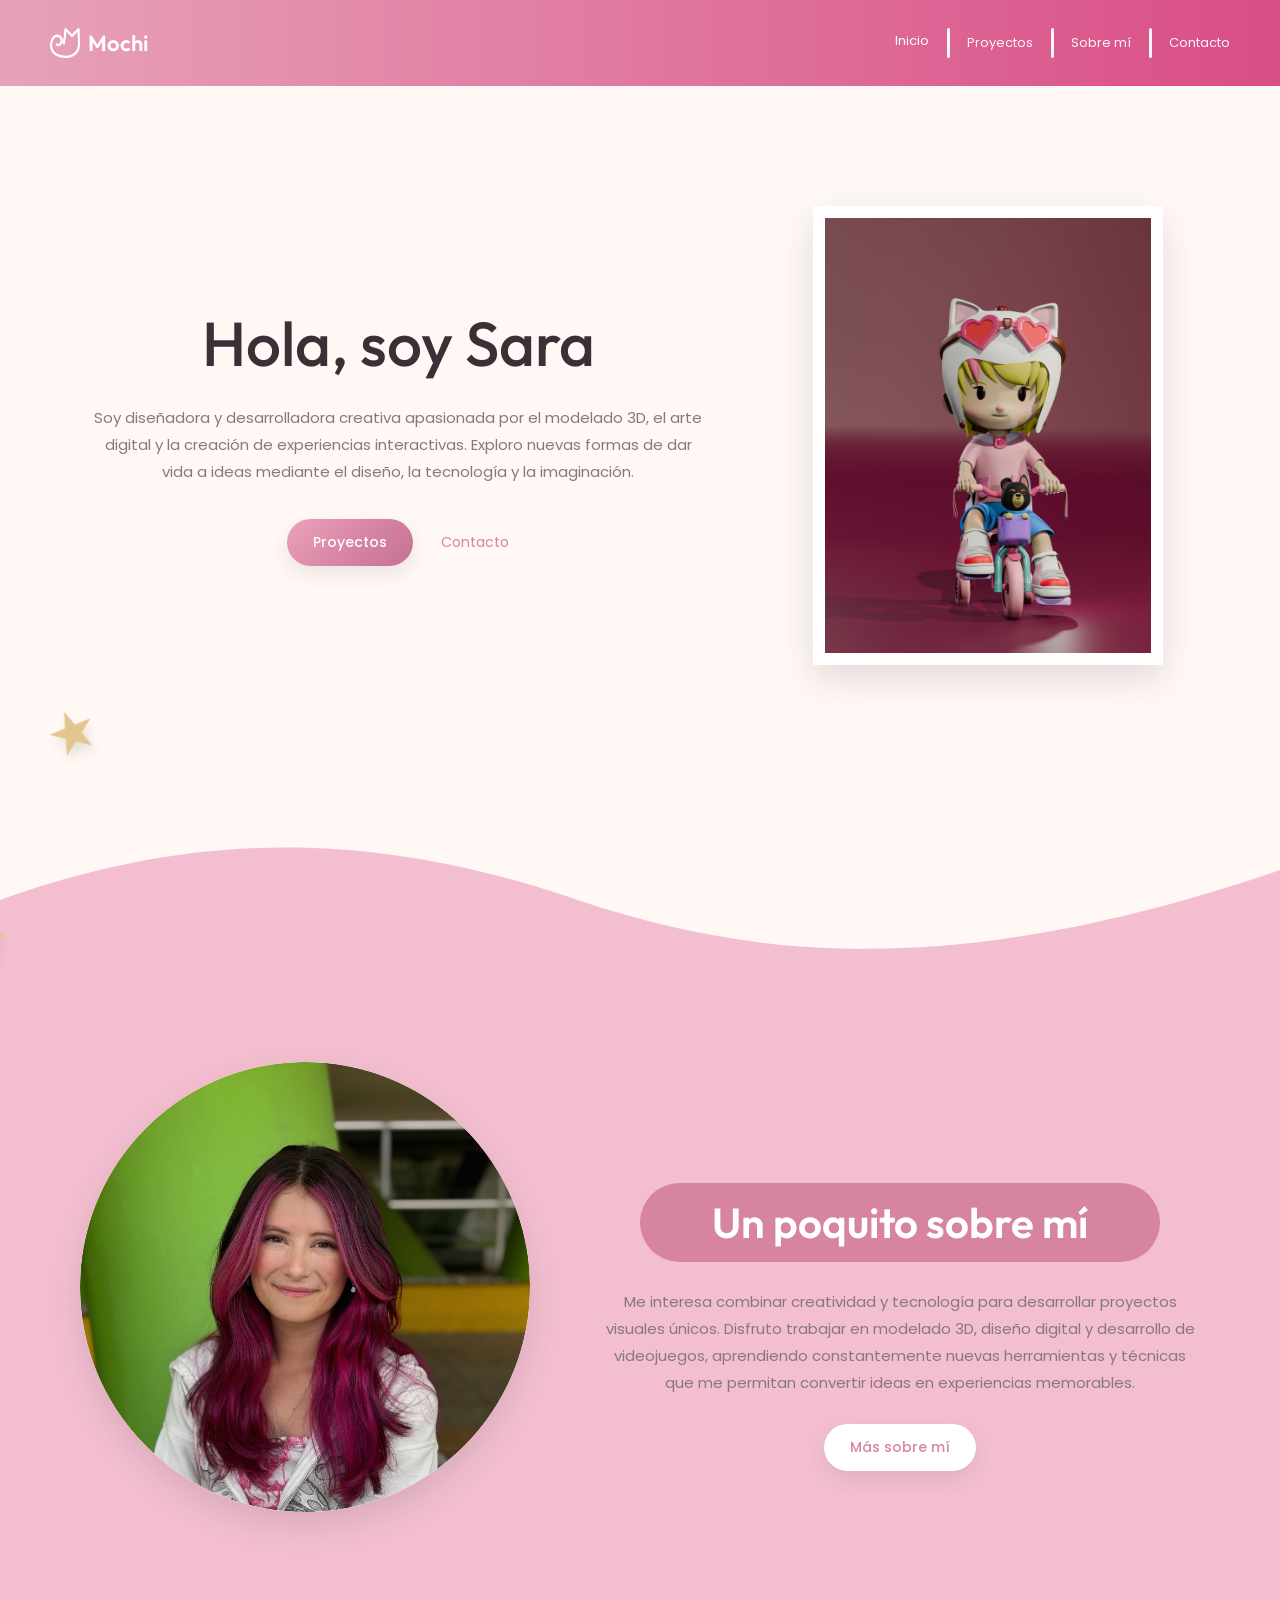
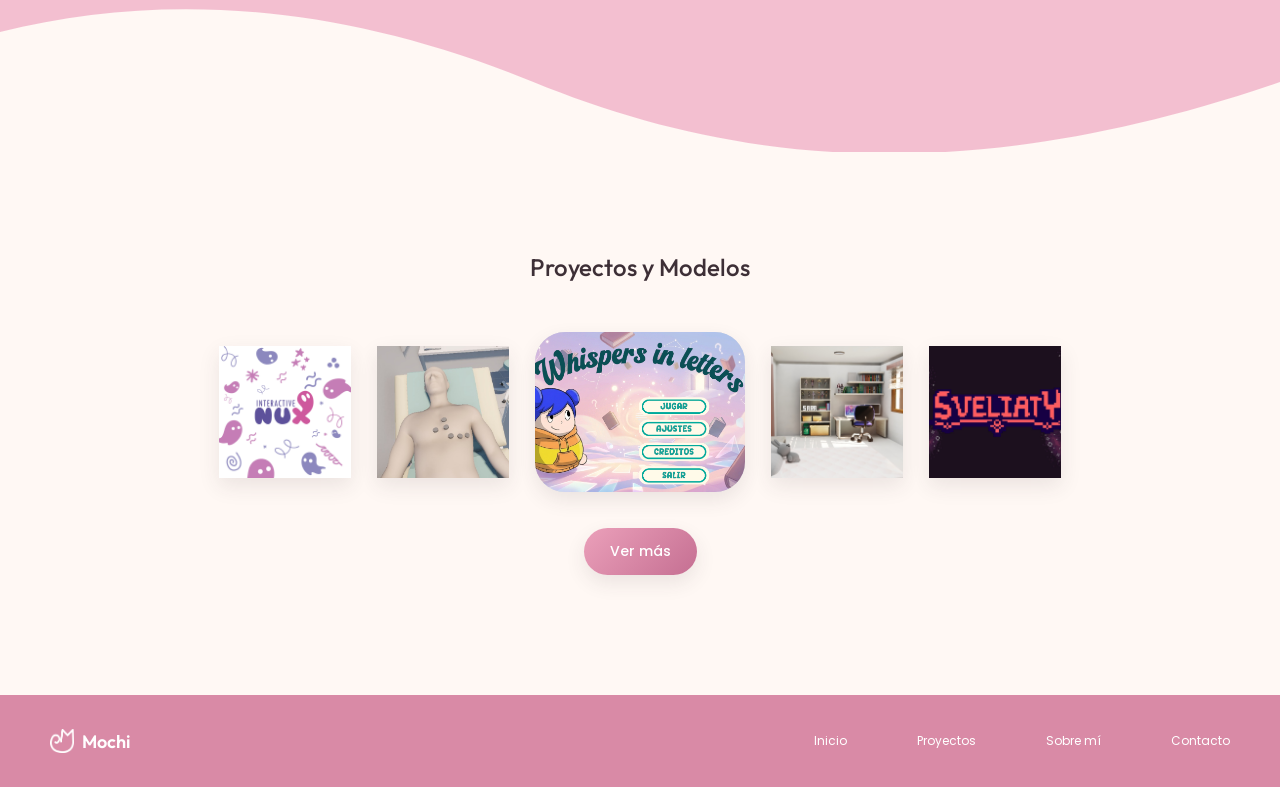
<file: index.html>
<!doctype html>
<html lang="es">

<head>
    <meta charset="UTF-8" />
    <meta name="viewport" content="width=device-width, initial-scale=1.0" />
    <title>Mochi | Inicio</title>
    <!-- Fuentes -->
    <link rel="preconnect" href="https://fonts.googleapis.com" />
    <link rel="preconnect" href="https://fonts.gstatic.com" crossorigin />
    <link
        href="https://fonts.googleapis.com/css2?family=Outfit:wght@400;500;600;700&family=Poppins:wght@300;400;500&display=swap"
        rel="stylesheet" />
    <!-- CSS -->
    <link rel="stylesheet" href="./css/style.css" />
</head>

<body>
    <!-- Header -->
    <header class="site-header">
        <div class="header-inner">
            <a href="./index.html" class="logo">
                <img class="logo-icon" src="../assets/logo_mochi.png" />
                <span>Mochi</span>
            </a>

            <button class="menu-btn" aria-label="Abrir menú">
                <span></span>
                <span></span>
                <span></span>
            </button>

            <nav class="main-nav">
                <a href="./index.html" class="nav-link active">Inicio</a>
                <a href="./pages/portafolio.html" class="nav-link">Proyectos</a>
                <a href="./pages/Sobre_mi.html" class="nav-link">Sobre mí</a>
                <a href="./pages/Contactenos.html" class="nav-link">Contacto</a>
            </nav>
        </div>
    </header>

    <main>
        <!-- Inicio -->
        <section class="hero">
            <span class="decor-star star-one">★</span>

            <div class="container hero-grid">
                <div class="hero-copy">
                    <h1>Hola, soy Sara</h1>

                    <p>
                        Soy diseñadora y desarrolladora creativa apasionada por el modelado 3D, el arte digital y la creación de experiencias interactivas. Exploro nuevas formas de dar vida a ideas mediante el diseño, la tecnología y la imaginación.
                    </p>

                    <div class="hero-actions">
                        <a href="./pages/portafolio.html" class="btn">Proyectos</a>
                        <a href="./pages/Contactenos.html" class="text-link">Contacto</a>
                    </div>
                </div>

                <div class="hero-image">
                    <img src="assets/Untitled.png"Personaje principal" />
                </div>
            </div>
        </section>

        <!-- Sobre mí resumido -->
        <section class="home-about">
            <svg class="organic-divider organic-top"
                viewBox="0 0 1440 220"
                preserveAspectRatio="none"
                aria-hidden="true">

                <path d="
                    M0,85
                    C220,15 420,15 650,85
                    C850,145 1080,165 1440,55
                    L1440,0
                    L0,0
                    Z">"
                </path>

            </svg>

            <span class="decor-star star-two">★</span>

            <div class="container about-preview">
                <div class="profile-photo">
                    <img src="assets/yo.jpeg" alt="Foto de perfil">
                </div>

                <div class="about-card">
                    <h2>Un poquito sobre mí</h2>

                    <p>
                        Me interesa combinar creatividad y tecnología para desarrollar proyectos visuales únicos. Disfruto trabajar en modelado 3D, diseño digital y desarrollo de videojuegos, aprendiendo constantemente nuevas herramientas y técnicas que me permitan convertir ideas en experiencias memorables.
                    </p>

                    <a href="./pages/Sobre_mi.html" class="btn btn-light">Más sobre mí</a>
                </div>
            </div>

            <!-- forma inferior -->
            <svg class="organic-divider organic-bottom"
                viewBox="0 0 1440 220"
                preserveAspectRatio="none"
                aria-hidden="true">

                <path d="
                    M0,40
                    C180,0 380,10 600,90
                    C820,170 1080,200 1440,90
                    L1440,220
                    L0,220
                    Z">
                </path>

            </svg>
            </section>

            <!-- Proyectos resumidos -->
            <section class="home-projects">
                <div class="container">
                    <h2 class="section-title">Proyectos y Modelos</h2>

                    <div class="project-preview-row">
                        <article class="preview-card small">
                            <img src="assets/White And Grey Minimalist Mockup Instagram Post (7).png" alt="Proyecto 1" />
                        </article>

                        <article class="preview-card small">
                            <img src="assets/Proyectos/UGc/1.png" alt="Proyecto 2" />
                        </article>

                        <article class="preview-card big">
                            <img src="assets/sophia.png" alt="Proyecto destacado" />
                        </article>

                        <article class="preview-card small">
                            <img src="assets/Proyectos/render/habitación.jpg" alt="Proyecto 3" />
                        </article>

                        <article class="preview-card small">
                            <img src="assets/Proyectos/Sveliaty/prototipo 0602.jpg" alt="Proyecto 4" />
                        </article>
                    </div>

                    <div class="center">
                        <a href="./pages/portafolio.html" class="btn">Ver más</a>
                    </div>
                </div>
            </section>
    </main>

    <!-- Footer -->
    <footer class="site-footer">
        <div class="footer-inner">
            <a href="./index.html" class="logo footer-logo">
                <img class="logo-icon" src="../assets/logo mochi.png" />
                <span>Mochi</span>
            </a>

            <nav class="footer-nav">
                <a href="./index.html">Inicio</a>
                <a href="./pages/portafolio.html">Proyectos</a>
                <a href="./pages/Sobre_mi.html">Sobre mí</a>
                <a href="./pages/Contactenos.html">Contacto</a>
            </nav>
        </div>
    </footer>

    <script src="./js/main.js"></script>
</body>

</html>
</file>
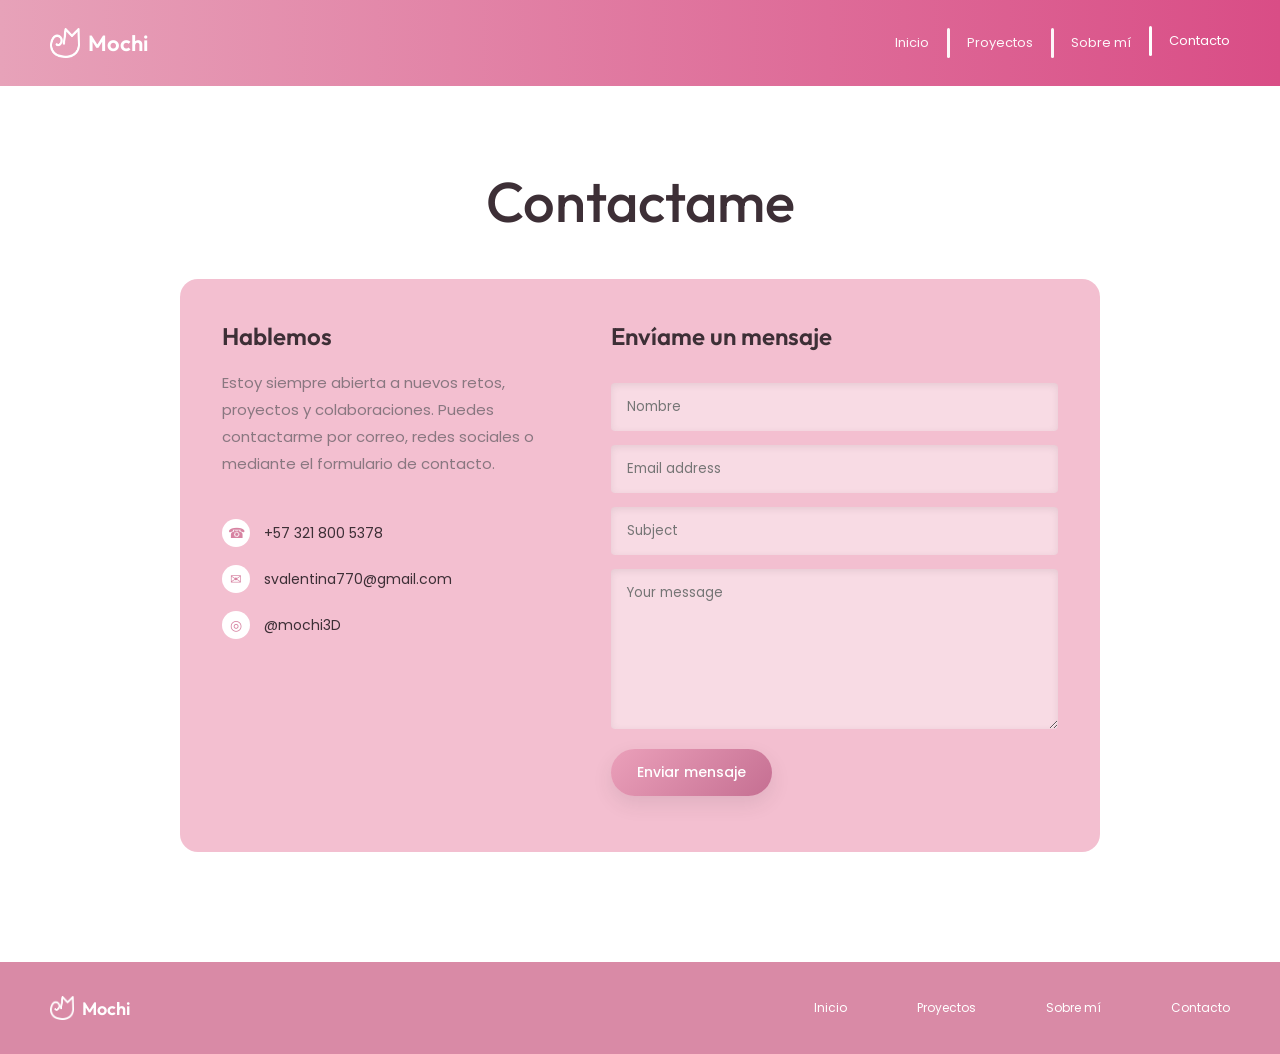
<file: pages/Contactenos.html>
<!DOCTYPE html>
<html lang="es">

<head>
  <meta charset="UTF-8">
  <meta name="viewport" content="width=device-width, initial-scale=1.0">

  <title>Mochi | Contacto</title>

  <!-- Fuentes -->
  <link rel="preconnect" href="https://fonts.googleapis.com">
  <link rel="preconnect" href="https://fonts.gstatic.com" crossorigin>
  <link
    href="https://fonts.googleapis.com/css2?family=Outfit:wght@400;500;600;700&family=Poppins:wght@300;400;500&display=swap"
    rel="stylesheet">

  <!-- CSS -->
  <link rel="stylesheet" href="../css/style.css">
</head>

<body>

  <!-- Header -->
  <header class="site-header">
    <div class="header-inner">

      <a href="../index.html" class="logo">
        <img class="logo-icon" src="../assets/logo mochi.png"/>
        <span>Mochi</span>
      </a>

      <button class="menu-btn" aria-label="Abrir menú">
        <span></span>
        <span></span>
        <span></span>
      </button>

      <nav class="main-nav">
        <a href="../index.html" class="nav-link">Inicio</a>
        <a href="./portafolio.html" class="nav-link">Proyectos</a>
        <a href="./Sobre_mi.html" class="nav-link">Sobre mí</a>
        <a href="./Contactenos.html" class="nav-link active">Contacto</a>
      </nav>

    </div>
  </header>

  <main>

    <section class="contact-page">
      <div class="container">
        <h1 class="section-title big-title">Contactame</h1>

        <div class="contact-card">

          <div class="contact-info">
            <h2>Hablemos</h2>

            <p>
              Estoy siempre abierta a nuevos retos, proyectos y colaboraciones.
              Puedes contactarme por correo, redes sociales o mediante el
              formulario de contacto.
            </p>

            <ul class="contact-list">
              <li>
                <span>☎</span>
                <a href="tel:+573218005378">+57 321 800 5378</a>
              </li>

              <li>
                <span>✉</span>
                <a href="mailto:svalentina770@gmail.com">svalentina770@gmail.com</a>
              </li>

              <li>
                <span>◎</span>
                <a href="#">@mochi3D</a>
              </li>
            </ul>
          </div>

          <form class="contact-form" id="contactForm">
            <h2>Envíame un mensaje</h2>

            <input type="text" id="name" placeholder="Nombre" required>
            <input type="email" id="email" placeholder="Email address" required>
            <input type="text" id="subject" placeholder="Subject" required>
            <textarea id="message" placeholder="Your message" required></textarea>

            <button type="submit" class="btn">Enviar mensaje</button>

            <p class="form-status" id="formStatus"></p>
          </form>

        </div>
      </div>
    </section>

  </main>

  <!-- Footer -->
  <footer class="site-footer">
    <div class="footer-inner">
      <a href="../index.html" class="logo footer-logo">
        <img class="logo-icon" src="../assets/logo mochi.png" />
        <span>Mochi</span>
      </a>

      <nav class="footer-nav">
        <a href="../index.html">Inicio</a>
        <a href="./portafolio.html">Proyectos</a>
        <a href="./Sobre_mi.html">Sobre mí</a>
        <a href="./Contactenos.html">Contacto</a>
      </nav>
    </div>
  </footer>

  <script src="../js/main.js"></script>
</body>

</html>
</file>
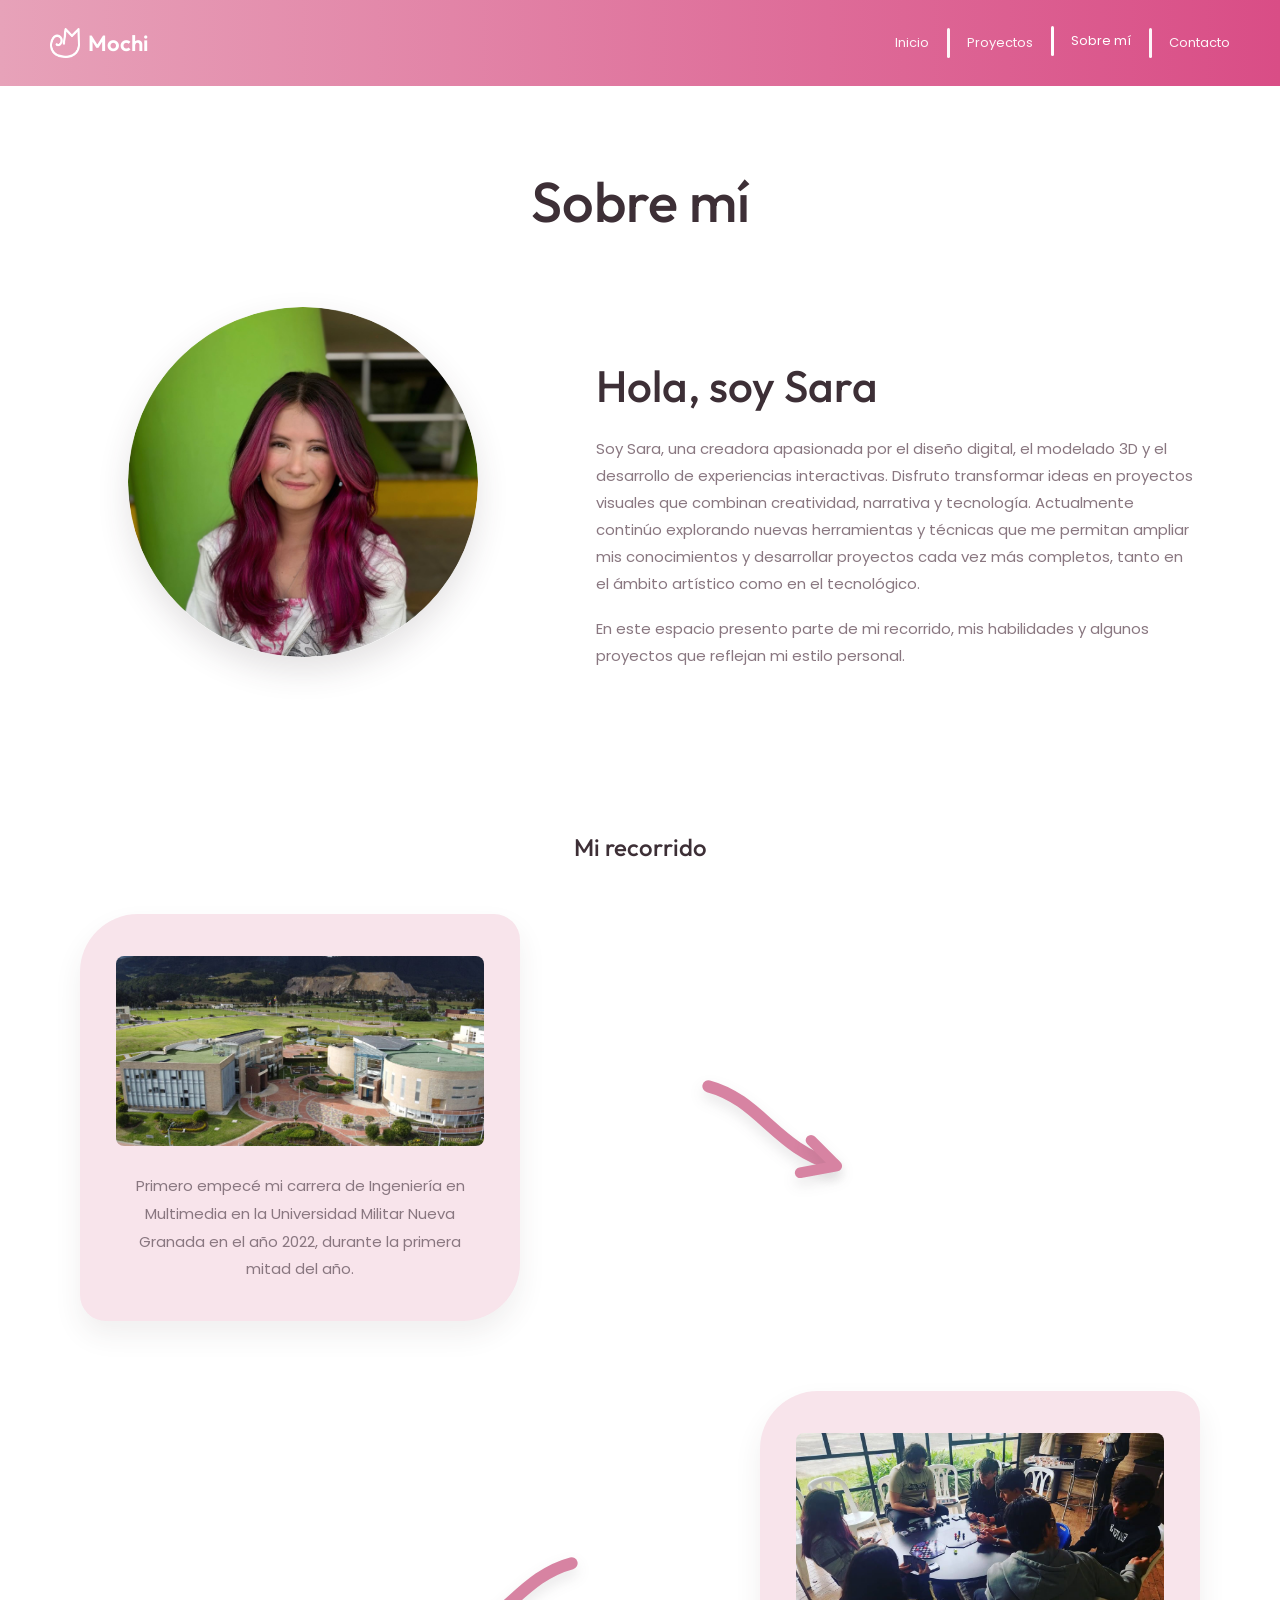
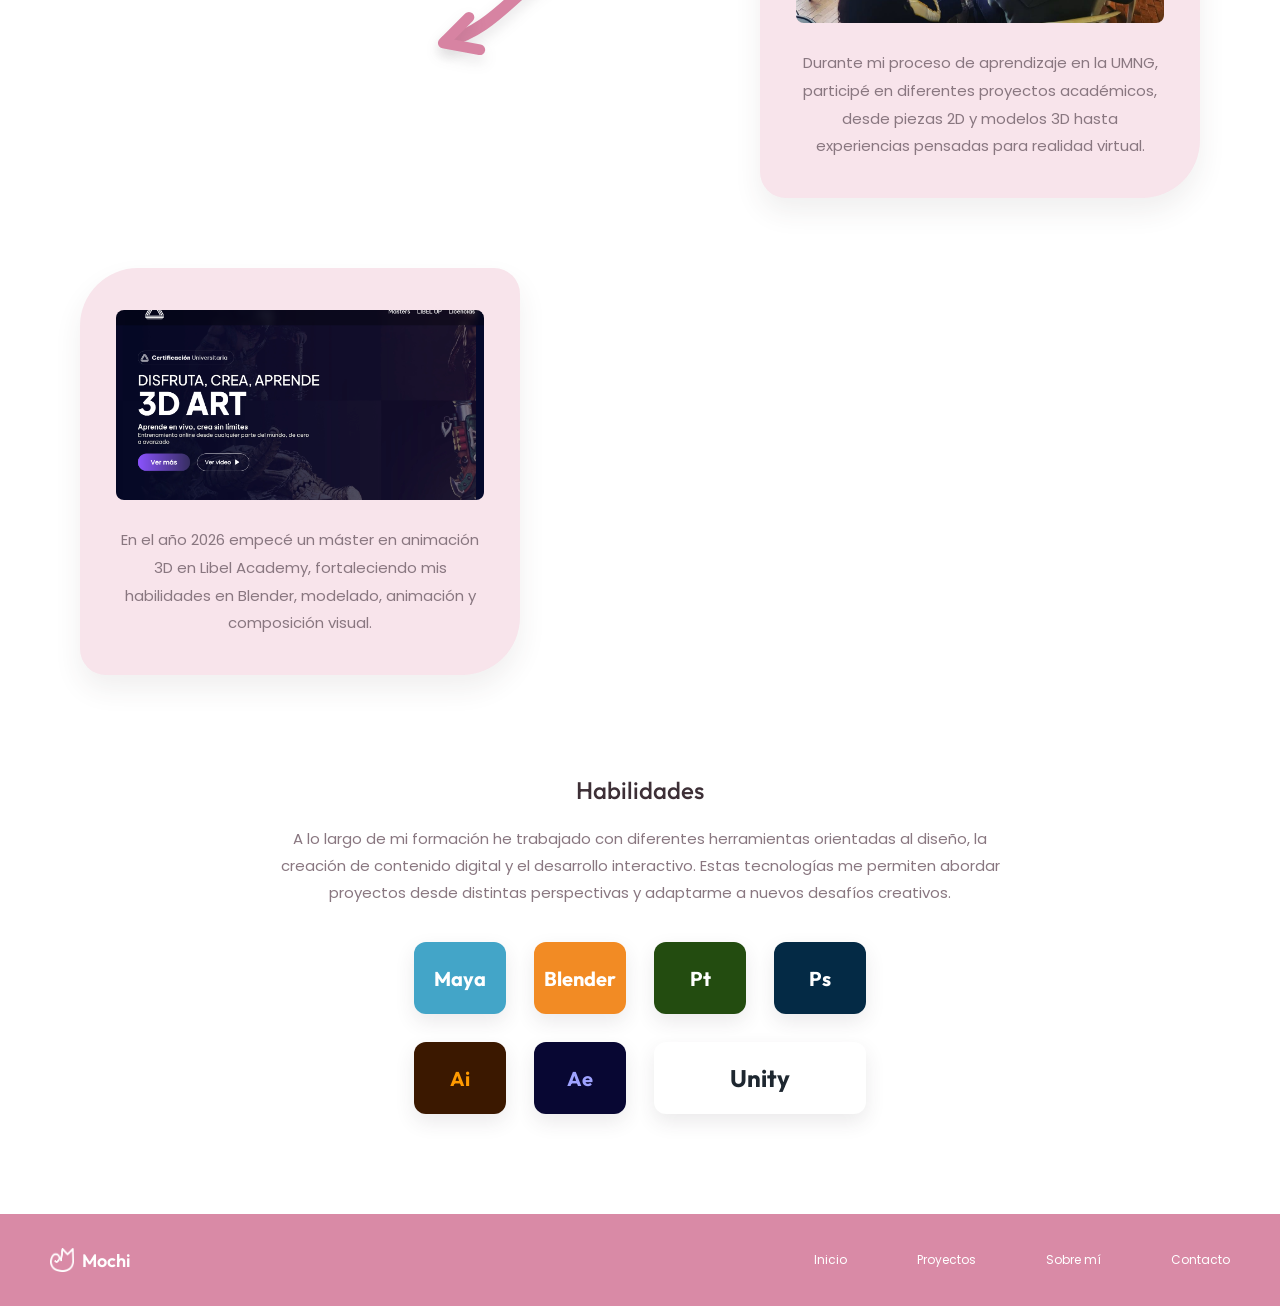
<file: pages/Sobre_mi.html>
<!doctype html>
<html lang="es">

<head>
  <meta charset="UTF-8" />
  <meta name="viewport" content="width=device-width, initial-scale=1.0" />

  <title>Mochi | Sobre mí</title>

  <!-- Fuentes -->
  <link rel="preconnect" href="https://fonts.googleapis.com" />
  <link rel="preconnect" href="https://fonts.gstatic.com" crossorigin />
  <link
    href="https://fonts.googleapis.com/css2?family=Outfit:wght@400;500;600;700&family=Poppins:wght@300;400;500&display=swap"
    rel="stylesheet" />

  <!-- CSS -->
  <link rel="stylesheet" href="../css/style.css" />
</head>

<body>
  <!-- Header -->
  <header class="site-header">
    <div class="header-inner">
      <a href="../index.html" class="logo">
        <img class="logo-icon" src="../assets/logo mochi.png"/>
        <span>Mochi</span>
      </a>

      <button class="menu-btn" aria-label="Abrir menú">
        <span></span>
        <span></span>
        <span></span>
      </button>

      <nav class="main-nav">
        <a href="../index.html" class="nav-link">Inicio</a>
        <a href="./portafolio.html" class="nav-link">Proyectos</a>
        <a href="./Sobre_mi.html" class="nav-link active">Sobre mí</a>
        <a href="./Contactenos.html" class="nav-link">Contacto</a>
      </nav>
    </div>
  </header>

  <main>
    <section class="about-page">
      <div class="container">
        <h1 class="section-title big-title">Sobre mí</h1>

        <!-- Presentación -->
        <div class="about-intro">
          <div class="profile-photo large">
            <img src="../assets/yo.jpeg" alt="Foto de perfil">
          </div>

          <div class="about-text">
            <h2>Hola, soy Sara</h2>

            <p>
            Soy Sara, una creadora apasionada por el diseño digital, el modelado 3D y el desarrollo de experiencias interactivas. Disfruto transformar ideas en proyectos visuales que combinan creatividad, narrativa y tecnología.

Actualmente continúo explorando nuevas herramientas y técnicas que me permitan ampliar mis conocimientos y desarrollar proyectos cada vez más completos, tanto en el ámbito artístico como en el tecnológico.
            </p>

            <p>
              En este espacio presento parte de mi recorrido, mis habilidades
              y algunos proyectos que reflejan mi estilo personal.
            </p>
          </div>
        </div>

        <!-- Recorrido -->
<div class="timeline">
  <h2 class="section-title">Mi recorrido</h2>

  <div class="timeline-flow">

    <!-- Paso 1 -->
    <div class="timeline-step left">
      <article class="step-card">
        <div class="step-image">
          <img src="../assets/UNI.jpeg" alt="Universidad Militar Nueva Granada">
        </div>

        <p>
          Primero empecé mi carrera de Ingeniería en Multimedia en la Universidad
          Militar Nueva Granada en el año 2022, durante la primera mitad del año.
        </p>
      </article>

      <svg class="timeline-arrow arrow-right" viewBox="0 0 130 100" aria-hidden="true">
        <path class="arrow-line" d="M12 18 C50 28 63 65 105 76"></path>
        <path class="arrow-head" d="M88 58 L107 77 L80 82"></path>
      </svg>
    </div>

    <!-- Paso 2 -->
    <div class="timeline-step right">
      <svg class="timeline-arrow arrow-left" viewBox="0 0 130 100" aria-hidden="true">
        <path class="arrow-line" d="M118 18 C80 28 67 65 25 76"></path>
        <path class="arrow-head" d="M42 58 L23 77 L50 82"></path>
      </svg>

      <article class="step-card">
        <div class="step-image">
          <img src="../assets/imaginatio.jpeg" alt="Proyectos académicos">
        </div>

        <p>
          Durante mi proceso de aprendizaje en la UMNG, participé en diferentes
          proyectos académicos, desde piezas 2D y modelos 3D hasta experiencias
          pensadas para realidad virtual.
        </p>
      </article>
    </div>

    <!-- Paso 3 -->
    <div class="timeline-step left">
      <article class="step-card">
        <div class="step-image">
          <img src="../assets/libel.png" alt="Formación en animación 3D">
        </div>

        <p>
          En el año 2026 empecé un máster en animación 3D en Libel Academy,
          fortaleciendo mis habilidades en Blender, modelado, animación y
          composición visual.
        </p>
      </article>
    </div>

  </div>
</div>

        <!-- Habilidades -->
        <section class="skills">
          <h2 class="section-title">Habilidades</h2>
            <p>
              A lo largo de mi formación he trabajado con diferentes herramientas orientadas al diseño, la creación de contenido digital y el desarrollo interactivo. Estas tecnologías me permiten abordar proyectos desde distintas perspectivas y adaptarme a nuevos desafíos creativos.
            </p>
          <div class="skills-grid">
            <div class="skill maya">Maya</div>
            <div class="skill blender">Blender</div>
            <div class="skill pt">Pt</div>
            <div class="skill ps">Ps</div>
            <div class="skill ai">Ai</div>
            <div class="skill ae">Ae</div>
            <div class="skill unity">Unity</div>
          </div>
        </section>
      </div>
    </section>
  </main>

  <!-- Footer -->
  <footer class="site-footer">
    <div class="footer-inner">
      <a href="../index.html" class="logo footer-logo">
        <img class="logo-icon" src="../assets/logo mochi.png" />
        <span>Mochi</span>
      </a>

      <nav class="footer-nav">
        <a href="../index.html">Inicio</a>
        <a href="./portafolio.html">Proyectos</a>
        <a href="./Sobre_mi.html">Sobre mí</a>
        <a href="./Contactenos.html">Contacto</a>
      </nav>
    </div>
  </footer>

  <script src="../js/main.js"></script>
</body>

</html>
</file>
<file: css/style.css>
/* =============================
    1. VARIABLES Y BASE
   ============================= */

:root {
    --fondo: #fff8f4;
    --blanco: #ffffff;

    --rosa-principal: #d783a2;
    --rosa-fuerte: #d94d86;
    --rosa-claro: #f3bfd0;
    --rosa-suave: #f8e4eb;

    --texto-principal: #3d2f36;
    --texto-secundario: #897780;
    --cafe: #bd906b;

    --sombra: 0 14px 32px rgba(61, 47, 54, 0.14);
    --sombra-suave: 0 8px 20px rgba(61, 47, 54, 0.10);
    --radio: 28px;
}

* {
    box-sizing: border-box;
}

html {
    scroll-behavior: smooth;
}

body {
    margin: 0;
    font-family: "Poppins", sans-serif;
    background: var(--fondo);
    color: var(--texto-principal);
}

img {
    display: block;
    max-width: 100%;
}

a {
    color: inherit;
}

p {
    font-size: 15px;
    line-height: 1.8;
    color: var(--texto-secundario);
}

.container {
    width: min(1120px, calc(100% - 40px));
    margin: 0 auto;
}

.center {
    display: flex;
    justify-content: center;
    margin-top: 36px;
}

.section-title {
    margin: 0;
    font-family: "Outfit", sans-serif;
    font-weight: 500;
    text-align: center;
    color: var(--texto-principal);
}

.big-title {
    font-size: clamp(34px, 5vw, 56px);
}

.btn {
    display: inline-flex;
    align-items: center;
    justify-content: center;
    padding: 13px 26px;
    border: none;
    border-radius: 999px;
    background: linear-gradient(135deg, #eba0ba, #c56f92);
    color: var(--blanco);
    font-family: "Poppins", sans-serif;
    font-size: 14px;
    font-weight: 500;
    text-decoration: none;
    cursor: pointer;
    box-shadow: var(--sombra-suave);
    transition: transform 0.2s ease, box-shadow 0.2s ease;
}

.btn:hover {
    transform: translateY(-3px);
    box-shadow: var(--sombra);
}

.btn-light {
    background: var(--blanco);
    color: var(--rosa-principal);
}

.text-link {
    color: var(--rosa-principal);
    font-size: 14px;
    text-decoration: none;
}

/* =============================
  2. HEADER Y FOOTER
   ============================= */

.site-header {
    position: relative;
    z-index: 20;
    width: 100%;
    background: linear-gradient(90deg, #e7a2b9, var(--rosa-fuerte));
}

.header-inner {
    width: min(1180px, calc(100% - 36px));
    height: 86px;
    margin: 0 auto;
    display: flex;
    align-items: center;
    justify-content: space-between;
}

.logo {
    display: inline-flex;
    align-items: center;
    gap: 8px;
    color: var(--blanco);
    font-family: "Outfit", sans-serif;
    font-size: 22px;
    font-weight: 600;
    text-decoration: none;
}

.logo-icon {
    width: 30px;
    height: 30px;
    display: grid;
    place-items: center;
    font-size: 18px;
    line-height: 1;
}

.main-nav {
    display: flex;
    align-items: center;
    gap: 38px;
}

.nav-link {
    position: relative;
    color: var(--blanco);
    font-size: 13px;
    font-weight: 400;
    text-decoration: none;
    opacity: 0.95;
    transition: opacity 0.2s ease, transform 0.2s ease;
}

.nav-link:not(:first-child)::before {
    content: "";
    position: absolute;
    left: -20px;
    top: 50%;
    width: 3px;
    height: 30px;
    border-radius: 999px;
    background: var(--blanco);
    transform: translateY(-50%);
}

.nav-link:hover,
.nav-link.active {
    opacity: 1;
    transform: translateY(-2px);
}

.menu-btn {
    display: none;
    width: 42px;
    height: 42px;
    padding: 8px;
    border: none;
    background: transparent;
    cursor: pointer;
}

.menu-btn span {
    width: 100%;
    height: 3px;
    display: block;
    margin: 5px 0;
    border-radius: 999px;
    background: var(--blanco);
    transition: transform 0.2s ease, opacity 0.2s ease;
}

.menu-btn.open span:nth-child(1) {
    transform: translateY(8px) rotate(45deg);
}

.menu-btn.open span:nth-child(2) {
    opacity: 0;
}

.menu-btn.open span:nth-child(3) {
    transform: translateY(-8px) rotate(-45deg);
}

.site-footer {
    width: 100%;
    background: #d98aa6;
}

.footer-inner {
    width: min(1180px, calc(100% - 36px));
    min-height: 92px;
    margin: 0 auto;
    display: flex;
    align-items: center;
    justify-content: space-between;
}

.footer-logo {
    font-size: 18px;
}

.footer-logo .logo-icon {
    width: 24px;
    height: 24px;
    font-size: 14px;
}

.footer-nav {
    display: flex;
    gap: 70px;
}

.footer-nav a {
    color: var(--blanco);
    font-size: 12px;
    text-decoration: none;
}

/* =============================
  3. INICIO
   ============================= */

.hero {
    position: relative;
    overflow: hidden;
    background: var(--fondo);
    padding: 120px 0 150px;
}

.hero-grid {
    display: grid;
    grid-template-columns: 1.2fr 0.8fr;
    align-items: center;
    gap: 60px;
}

.hero-copy {
    max-width: 680px;
    justify-self: center;
    text-align: center;
}

.hero-copy h1 {
    margin: 0 0 22px;
    font-family: "Outfit", sans-serif;
    font-size: clamp(36px, 5vw, 62px);
    font-weight: 500;
    color: var(--texto-principal);
}

.hero-copy p {
    max-width: 620px;
    margin: 0 auto;
}

.hero-actions {
    display: flex;
    align-items: center;
    justify-content: center;
    gap: 28px;
    margin-top: 34px;
}

.hero-image {
    width: min(350px, 70vw);
    justify-self: center;
    padding: 12px;
    background: var(--blanco);
    box-shadow: var(--sombra);
}

.hero-image img {
    width: 100%;
    aspect-ratio: 3 / 4;
    object-fit: cover;
}

.decor-star {
    position: absolute;
    z-index: 2;
    color: #e3c58e;
    font-size: 58px;
    text-shadow: 0 8px 10px rgba(61, 47, 54, 0.12);
}

.star-one {
    left: 46px;
    bottom: 40px;
    transform: rotate(-22deg);
}

.star-two {
    right: 42px;
    bottom: 80px;
    transform: rotate(20deg);
}

/* Bloque rosado orgánico del inicio */
.home-about,
.wave-pink {
    position: relative;
    overflow: hidden;
    background: var(--rosa-claro);
    isolation: isolate;
}

.home-about {
    --divider-color: var(--fondo);
    padding: 160px 0;
}

.organic-divider {
    position: absolute;
    left: 0;
    width: 100%;
    display: block;
    z-index: 1;
    pointer-events: none;
}

.organic-divider path {
    fill: var(--divider-color, var(--fondo));
}

.organic-top {
    top: 0;
    height: 220px;
}

.organic-bottom {
    bottom: 220;
    height: 220px;
}

.home-about .container,
.wave-pink .container,
.home-about .decor-star {
    position: relative;
    z-index: 2;
}

.about-preview {
    display: grid;
    grid-template-columns: 0.8fr 1.2fr;
    align-items: center;
    gap: 70px;
}

.profile-photo {
    width: min(450px, 70vw);
    justify-self: center;
    padding-bottom: 80PX;
}

.profile-photo img {
    width: 100%;
    aspect-ratio: 1 / 1;
    object-fit: cover;
    border-radius: 50%;
    box-shadow: var(--sombra);
}

.about-card {
    text-align: center;
}

.about-card h2 {
    display: inline-flex;
    margin: 0 0 26px;
    padding: 13px 72px;
    border-radius: 999px;
    background: var(--rosa-principal);
    color: var(--blanco);
    font-family: "Outfit", sans-serif;
    font-size: clamp(26px, 4vw, 42px);
    font-weight: 600;
}

.about-card p {
    max-width: 800px;
    margin: 0 auto 28px;
}

.home-projects {
    background: var(--fondo);
    padding: 100px 0 120px;
}

.project-preview-row {
    margin-top: 50px;
    display: flex;
    align-items: center;
    justify-content: center;
    gap: 26px;
    flex-wrap: wrap;
}

.preview-card {
    overflow: hidden;
    background: #ddd;
    box-shadow: var(--sombra-suave);
}

.preview-card img {
    width: 100%;
    height: 100%;
    object-fit: cover;
}

.preview-card.small {
    width: 132px;
    height: 132px;
}

.preview-card.big {
    width: 210px;
    height: 160px;
    border-radius: 30px;
}

/* =============================
  4. PORTAFOLIO
   ============================= */

.portfolio-main {
    background: var(--blanco);
}

.portfolio-white-area {
    position: relative;
    overflow: hidden;
    background: var(--blanco);
    padding: 70px 0 90px;
}

.portfolio-models {
    --divider-color: var(--blanco);
    position: relative;
    overflow: hidden;
    background: var(--rosa-claro);
    padding: 145px 0 80px;
}

.portfolio-models .container {
    position: relative;
    z-index: 2;
}

.portfolio-models .organic-top {
    top: 0;
    height: 130px;
}


/* Tarjetas del portafolio antiguo */
.portfolio-card {
    width: 210px;
    height: 150px;
    margin-left: -34px;
    padding: 0;
    border: none;
    border-radius: 34px;
    overflow: hidden;
    background: #ddd;
    cursor: pointer;
    box-shadow: var(--sombra-suave);
    transition: transform 0.2s ease, box-shadow 0.2s ease, opacity 0.2s ease;
}

.portfolio-card:first-child {
    margin-left: 0;
}

.portfolio-card img {
    width: 100%;
    height: 100%;
    object-fit: cover;
}

.portfolio-card.featured {
    width: 250px;
    height: 185px;
    z-index: 3;
}

.portfolio-card:hover,
.portfolio-card.selected {
    transform: translateY(-8px) scale(1.03);
    box-shadow: var(--sombra);
}

.portfolio-card:not(.selected) {
    opacity: 0.92;
}

/* Ruleta del portafolio */
.portfolio-main .portfolio-carousel {
    position: relative;
    width: min(1120px, 100%);
    height: 265px;
    margin: 58px auto 0;
    display: block;
    overflow: visible;
}

.portfolio-main .portfolio-carousel .portfolio-card,
.portfolio-main .portfolio-carousel .portfolio-card.featured {
    position: absolute;
    top: 50%;
    left: 50%;
    width: 240px;
    height: 155px;
    margin: 0;
    padding: 0;
    border: none;
    border-radius: 32px;
    overflow: hidden;
    background: #ddd;
    cursor: pointer;
    box-shadow: 0 14px 28px rgba(61, 47, 54, 0.14);
    transition:
        transform 0.45s ease,
        width 0.45s ease,
        height 0.45s ease,
        opacity 0.35s ease,
        filter 0.35s ease,
        box-shadow 0.35s ease;
}

.portfolio-main .portfolio-carousel .portfolio-card img {
    width: 100%;
    height: 100%;
    object-fit: cover;
}

.portfolio-main .portfolio-carousel .portfolio-card.is-center {
    width: 300px;
    height: 210px;
    z-index: 5;
    opacity: 1;
    filter: blur(0);
    transform: translate(-50%, -50%) scale(1);
    box-shadow: 0 18px 36px rgba(61, 47, 54, 0.22);
}

.portfolio-main .portfolio-carousel .portfolio-card.is-left-1 {
    z-index: 4;
    opacity: 0.95;
    filter: blur(0.4px);
    transform: translate(calc(-50% - 225px), -50%) scale(0.92);
}

.portfolio-main .portfolio-carousel .portfolio-card.is-left-2 {
    z-index: 3;
    opacity: 0.72;
    filter: blur(1px);
    transform: translate(calc(-50% - 420px), -50%) scale(0.82);
}

.portfolio-main .portfolio-carousel .portfolio-card.is-right-1 {
    z-index: 4;
    opacity: 0.95;
    filter: blur(0.4px);
    transform: translate(calc(-50% + 225px), -50%) scale(0.92);
}

.portfolio-main .portfolio-carousel .portfolio-card.is-right-2 {
    z-index: 3;
    opacity: 0.72;
    filter: blur(1px);
    transform: translate(calc(-50% + 420px), -50%) scale(0.82);
}

.portfolio-main .portfolio-carousel .portfolio-card.is-hidden {
    z-index: 1;
    opacity: 0;
    pointer-events: none;
    transform: translate(-50%, -50%) scale(0.6);
}

.portfolio-main .portfolio-carousel .portfolio-card:hover {
    box-shadow: 0 18px 36px rgba(61, 47, 54, 0.24);
}

.portfolio-main .portfolio-carousel .portfolio-card.active-card {
    outline: 3px solid rgba(255, 255, 255, 0.9);
}

/* Panel de información del portafolio */
.portfolio-info-panel {
    width: min(900px, 100%);
    max-height: 0;
    margin: 0 auto;
    display: grid;
    grid-template-columns: 1fr 320px;
    align-items: center; /* 👈 CAMBIO CLAVE */
    gap: 30px;
    overflow: hidden;
    opacity: 0;
    position: relative;
    pointer-events: none;
    transform: translateY(-12px);
    transition:
        max-height 0.45s ease,
        opacity 0.35s ease,
        margin-top 0.35s ease,
        transform 0.35s ease;
}

.portfolio-info-panel.show {
    max-height: 650px;
    opacity: 1;
    pointer-events: auto;
    transform: translateY(0);
}

.white-info.show {
    margin-top: 55px;
}

.pink-info.show {
    margin-top: 60px;
}

.info-gallery {
    display: grid;
    grid-template-columns: repeat(2, 1fr);
    gap: 18px;
}

.info-gallery img {
    width: 100%;
    aspect-ratio: 1.25 / 1;
    object-fit: cover;
    border-radius: 18px;
    box-shadow: var(--sombra-suave);
}
.gallery-images {
    display: grid;
    grid-template-columns: repeat(2, 1fr);
    gap: 18px;
    margin-bottom: 20px;
}

.gallery-images img {
    width: 100%;
    aspect-ratio: 1.25 / 1;
    object-fit: cover;
    border-radius: 16px;
}
.info-content {
    display: flex;
    flex-direction: column;
    justify-content: center;
    align-items: center; /* centra horizontal */
    text-align: center;
    z-index: 2;
}

.info-content h2 {
    margin: 0 0 18px;
    font-family: "Outfit", sans-serif;
    font-size: clamp(26px, 3vw, 36px);
    font-weight: 500;
    color: var(--texto-principal);
     position: relative;
    z-index: 3;
}

.info-content p {
    max-width: 520px;
    margin: 0 auto 28px;
    font-size: 14px;
    line-height: 1.8;
    color: var(--texto-secundario);
}

.platform-row {
    display: flex;
    justify-content: center;
    gap: 56px;
}

.platform-link {
    color: var(--texto-principal);
    font-size: 14px;
    font-weight: 500;
    text-decoration: none;
}

.platform-icon {
    width: 46px;
    height: 46px;
    margin: 10px auto 0;
    display: grid;
    place-items: center;
    font-family: "Outfit", sans-serif;
    font-size: 28px;
    font-weight: 700;
}

.artstation-icon {
    color: #f56c86;
}

.sketchfab-icon {
    color: #d99abb;
}

/* Compatibilidad con la versión anterior del portafolio */
.portfolio-section {
    background: var(--blanco);
    padding: 80px 0 130px;
}

.media-row {
    margin: 60px auto 42px;
    display: flex;
    align-items: center;
    justify-content: center;
}

.selection-box {
    width: min(760px, 100%);
    margin: 30px auto 0;
    padding: 26px 34px;
    display: none;
    text-align: center;
    border-radius: 26px;
    box-shadow: var(--sombra-suave);
}

.selection-box.visible {
    display: block;
}

.selection-box.white {
    background: var(--blanco);
}

.selection-box.pink {
    background: var(--rosa-suave);
}

.selection-box h2 {
    margin: 0 0 12px;
    font-family: "Outfit", sans-serif;
    font-size: 28px;
    font-weight: 600;
}

.selection-box p {
    margin: 0;
}

/* =============================
  5. SOBRE MÍ
   ============================= */

.about-page {
    background: var(--blanco);
    padding: 80px 0 100px;
}

.about-intro {
    margin-top: 70px;
    display: grid;
    grid-template-columns: 0.85fr 1.15fr;
    align-items: center;
    gap: 70px;
}

.profile-photo.large {
    width: min(350px, 75vw);
}

.about-text h2 {
    margin: 0 0 22px;
    font-family: "Outfit", sans-serif;
    font-size: clamp(28px, 4vw, 44px);
    font-weight: 500;
}

.about-text p {
    max-width: 660px;
    margin: 0 0 18px;
}

/* Recorrido */
.timeline {
    margin-top: 95px;
}

.timeline .section-title {
    margin-bottom: 52px;
}

.timeline-flow {
    width: min(1180px, 100%);
    margin: 0 auto;
    display: grid;
    grid-template-columns: 1fr 1fr;
    grid-template-areas:
        "card1 arrow1"
        "arrow2 card2"
        "card3 empty";
    align-items: center;
    gap: 70px 140px;
}

.timeline-step {
    display: contents;
}

.timeline-step.left:first-child .step-card {
    grid-area: card1;
    justify-self: start;
}

.timeline-step.left:first-child .timeline-arrow,
.timeline-step.left:first-child .curve-arrow {
    grid-area: arrow1;
    justify-self: start;
}

.timeline-step.right .timeline-arrow,
.timeline-step.right .curve-arrow {
    grid-area: arrow2;
    justify-self: end;
}

.timeline-step.right .step-card {
    grid-area: card2;
    justify-self: end;
}

.timeline-step.left:last-child .step-card {
    grid-area: card3;
    justify-self: start;
}

.step-card {
    width: min(440px, 100%);
    padding: 42px 36px 38px;
    border-radius: 58px 26px 58px 26px;
    background: var(--rosa-suave);
    text-align: center;
    box-shadow: 0 14px 28px rgba(61, 47, 54, 0.08);
    transition: transform 0.25s ease, box-shadow 0.25s ease;
}

.step-card:hover {
    transform: translateY(-6px);
    box-shadow: 0 18px 36px rgba(61, 47, 54, 0.14);
}

.step-image {
    width: 100%;
    height: 190px;
    margin-bottom: 26px;
    overflow: hidden;
    border-radius: 8px;
    background: #dedede;
}

.step-image img {
    width: 100%;
    height: 100%;
    object-fit: cover;
    object-position: center;
    transition: transform 0.3s ease;
}

.step-card:hover .step-image img {
    transform: scale(1.05);
}

.step-card p {
    margin: 0;
    font-size: 15px;
    line-height: 1.85;
    color: var(--texto-secundario);
}

.timeline-arrow {
    width: 180px;
    height: 135px;
    overflow: visible;
}

.timeline-arrow .arrow-line,
.timeline-arrow .arrow-head {
    fill: none;
    stroke: var(--rosa-principal);
    stroke-width: 9;
    stroke-linecap: round;
    stroke-linejoin: round;
    filter: drop-shadow(0 5px 5px rgba(61, 47, 54, 0.12));
}

.timeline-arrow .arrow-head {
    stroke-width: 8;
}

.arrow-right {
    transform: translateX(-20px) translateY(12px);
}

.arrow-left {
    transform: translateX(20px) translateY(12px);
}

.curve-arrow {
    color: var(--rosa-principal);
    font-size: 90px;
    line-height: 1;
    filter: drop-shadow(0 5px 5px rgba(61, 47, 54, 0.12));
}

/* Habilidades */
.skills {
    margin-top: 100px;
    text-align: center;
}

.skills>p {
    max-width: 760px;
    margin: 20px auto 0;
}

.skills-grid {
    margin-top: 36px;
    display: grid;
    grid-template-columns: repeat(4, 92px);
    justify-content: center;
    gap: 28px;
}

.skill {
    min-height: 72px;
    display: grid;
    place-items: center;
    border-radius: 12px;
    color: var(--blanco);
    font-family: "Outfit", sans-serif;
    font-size: 20px;
    font-weight: 700;
    box-shadow: var(--sombra-suave);
}

.skill.maya {
    background: #43a5c8;
}

.skill.blender {
    background: #f28b24;
}

.skill.pt {
    background: #234c10;
}

.skill.ps {
    background: #042a45;
}

.skill.ai {
    background: #3b1800;
    color: #ff9a00;
}

.skill.ae {
    background: #080733;
    color: #9ea2ff;
}

.skill.unity {
    grid-column: span 2;
    background: var(--blanco);
    color: #1e2730;
    font-size: 24px;
}

/* =============================
  6. CONTACTO
   ============================= */

.contact-page {
    background: var(--blanco);
    padding: 80px 0 110px;
}

.contact-card {
    width: min(920px, 100%);
    margin: 42px auto 0;
    padding: 42px;
    display: grid;
    grid-template-columns: 0.85fr 1.15fr;
    gap: 58px;
    border-radius: 18px;
    background: var(--rosa-claro);
}

.contact-info h2,
.contact-form h2 {
    margin: 0 0 18px;
    font-family: "Outfit", sans-serif;
    font-size: 24px;
    font-weight: 600;
}

.contact-info p {
    margin: 0 0 42px;
}

.contact-list {
    margin: 0;
    padding: 0;
    display: grid;
    gap: 18px;
    list-style: none;
}

.contact-list li {
    display: flex;
    align-items: center;
    gap: 14px;
    color: var(--texto-principal);
    font-size: 14px;
}

.contact-list span {
    width: 28px;
    height: 28px;
    display: grid;
    place-items: center;
    border-radius: 50%;
    background: var(--blanco);
    color: var(--rosa-principal);
}

.contact-list a {
    color: var(--texto-principal);
    text-decoration: none;
}

.contact-form {
    display: grid;
    gap: 14px;
}

.contact-form input,
.contact-form textarea {
    width: 100%;
    padding: 14px 16px;
    border: none;
    border-radius: 4px;
    outline: none;
    background: #f8dbe4;
    color: var(--texto-principal);
    font-family: "Poppins", sans-serif;
    box-shadow: inset 0 2px 7px rgba(61, 47, 54, 0.10);
}

.contact-form textarea {
    min-height: 160px;
    resize: vertical;
}

.contact-form .btn {
    width: fit-content;
    margin-top: 6px;
}

.form-status {
    margin: 0;
    color: var(--texto-principal);
    font-size: 13px;
}

/* =============================
  7. RESPONSIVE
   ============================= */

@media (max-width: 900px) {
    .header-inner {
        height: 76px;
    }

    .menu-btn {
        display: block;
    }

    .main-nav {
        position: absolute;
        top: 76px;
        left: 0;
        width: 100%;
        display: none;
        flex-direction: column;
        gap: 0;
        padding: 12px 28px 24px;
        background: linear-gradient(90deg, #e7a2b9, var(--rosa-fuerte));
        box-shadow: var(--sombra);
    }

    .main-nav.show {
        display: flex;
    }

    .nav-link {
        width: 100%;
        padding: 14px 0;
        text-align: center;
        font-size: 15px;
    }

    .nav-link:not(:first-child)::before {
        display: none;
    }

    .footer-inner {
        padding: 26px 0;
        flex-direction: column;
        gap: 22px;
    }

    .footer-nav {
        gap: 22px;
        flex-wrap: wrap;
        justify-content: center;
    }

    .hero {
        padding: 76px 0 130px;
    }

    .hero-grid,
    .about-preview,
    .about-intro,
    .contact-card {
        grid-template-columns: 1fr;
        text-align: center;
    }

    .hero-grid {
        gap: 40px;
    }

    .about-text p {
        margin-left: auto;
        margin-right: auto;
    }

    .contact-list li {
        justify-content: center;
    }

    .portfolio-white-area {
        padding: 58px 0 72px;
    }

    .portfolio-models {
        padding: 130px 0 70px;
    }

    .portfolio-main .portfolio-carousel {
        height: 250px;
    }

    .portfolio-main .portfolio-carousel .portfolio-card,
    .portfolio-main .portfolio-carousel .portfolio-card.featured {
        width: 210px;
        height: 140px;
    }

    .portfolio-main .portfolio-carousel .portfolio-card.is-center {
        width: 260px;
        height: 185px;
    }

    .portfolio-main .portfolio-carousel .portfolio-card.is-left-1 {
        transform: translate(calc(-50% - 160px), -50%) scale(0.85);
    }

    .portfolio-main .portfolio-carousel .portfolio-card.is-right-1 {
        transform: translate(calc(-50% + 160px), -50%) scale(0.85);
    }

    .portfolio-main .portfolio-carousel .portfolio-card.is-left-2 {
        opacity: 0.45;
        transform: translate(calc(-50% - 280px), -50%) scale(0.72);
    }

    .portfolio-main .portfolio-carousel .portfolio-card.is-right-2 {
        opacity: 0.45;
        transform: translate(calc(-50% + 280px), -50%) scale(0.72);
    }

    .portfolio-info-panel {
        grid-template-columns: 1fr;
        gap: 34px;
        text-align: center;
    }

    .portfolio-info-panel.show {
        max-height: 900px;
    }

    .info-gallery {
        width: min(360px, 100%);
        margin: 0 auto;
    }

    .media-row {
        flex-wrap: wrap;
        gap: 18px;
    }

    .timeline-flow {
        width: min(520px, 100%);
        grid-template-columns: 1fr;
        grid-template-areas:
            "card1"
            "arrow1"
            "card2"
            "arrow2"
            "card3";
        gap: 34px;
    }

    .timeline-step.left:first-child .step-card,
    .timeline-step.right .step-card,
    .timeline-step.left:last-child .step-card {
        justify-self: center;
    }

    .timeline-step.left:first-child .timeline-arrow,
    .timeline-step.right .timeline-arrow,
    .timeline-step.left:first-child .curve-arrow,
    .timeline-step.right .curve-arrow {
        justify-self: center;
    }

    .arrow-right,
    .arrow-left {
        transform: rotate(90deg);
    }

    .timeline-arrow {
        width: 100px;
        height: 100px;
    }

    .curve-arrow {
        font-size: 58px;
    }

    .step-card {
        width: min(440px, 100%);
        padding: 36px 28px 34px;
    }

    .step-image {
        height: 175px;
    }

    .skills-grid {
        grid-template-columns: repeat(3, 86px);
    }

    .skill.unity {
        grid-column: span 3;
    }
}

@media (max-width: 560px) {
    .container {
        width: min(100% - 28px, 1120px);
    }

    .logo {
        font-size: 19px;
    }

    .logo-icon {
        width: 27px;
        height: 27px;
    }

    .hero-actions {
        flex-direction: column;
        gap: 16px;
    }

    .about-card h2 {
        padding: 12px 42px;
    }

    .preview-card.small {
        width: 42%;
        height: 120px;
    }

    .preview-card.big {
        width: 86%;
        height: 170px;
    }

    .portfolio-main .portfolio-carousel {
        height: 230px;
        overflow: hidden;
    }

    .portfolio-main .portfolio-carousel .portfolio-card,
    .portfolio-main .portfolio-carousel .portfolio-card.featured {
        width: 180px;
        height: 125px;
        border-radius: 24px;
    }

    .portfolio-main .portfolio-carousel .portfolio-card.is-center {
        width: 225px;
        height: 165px;
    }

    .portfolio-main .portfolio-carousel .portfolio-card.is-left-1 {
        transform: translate(calc(-50% - 125px), -50%) scale(0.78);
    }

    .portfolio-main .portfolio-carousel .portfolio-card.is-right-1 {
        transform: translate(calc(-50% + 125px), -50%) scale(0.78);
    }

    .portfolio-main .portfolio-carousel .portfolio-card.is-left-2,
    .portfolio-main .portfolio-carousel .portfolio-card.is-right-2 {
        opacity: 0;
        pointer-events: none;
    }

    .platform-row {
        gap: 32px;
    }

    .selection-box {
        padding: 24px 20px;
    }

    .contact-card {
        padding: 28px 20px;
    }

    .step-card {
        width: 100%;
        padding: 30px 22px;
        border-radius: 42px 20px 42px 20px;
    }

    .step-image {
        height: 155px;
    }

    .step-card p {
        font-size: 13.5px;
    }

    .skills-grid {
        grid-template-columns: repeat(2, 82px);
    }

    .skill.unity {
        grid-column: span 2;
    }
}
.gallery-model{
    width: 100%;
    height: 450px;
    position: relative;
    z-index: 1;
    overflow: hidden;
    border-radius: 20px;
}

.gallery-model iframe{
    width: 100%;
    height: 100%;
    border: none;
    display: block;
    position: relative;
    z-index: 1;
}
.hidden {
    display: none;
}
/* =============================
   SCROLL ANIMATION SYSTEM
   ============================= */

.reveal {
    opacity: 0;
    transform: translateY(60px) scale(0.97);
    filter: blur(6px);

    transition:
        opacity 1s cubic-bezier(0.2, 0.8, 0.2, 1),
        transform 1s cubic-bezier(0.2, 0.8, 0.2, 1),
        filter 1s ease;

    will-change: opacity, transform, filter;
}

.reveal.active {
    opacity: 1;
    transform: translateY(0) scale(1);
    filter: blur(0);
}

/* Variantes suaves */
.reveal-left {
    transform: translateX(-60px);
}

.reveal-right {
    transform: translateX(60px);
}

.reveal-left.active,
.reveal-right.active {
    transform: translateX(0);
    opacity: 1;
}

/* Escalado suave para cards */
.reveal-scale {
    transform: scale(0.9);
}

.reveal-scale.active {
    transform: scale(1);
    opacity: 1;
}

/* =============================
   ABOUT PAGE SCROLL REVEAL
   ============================= */

.reveal {
    opacity: 0;
    transform: translateY(50px);
    filter: blur(5px);

    transition:
        opacity 0.7s ease,
        transform 0.7s cubic-bezier(0.2, 0.8, 0.2, 1),
        filter 0.7s ease;

    will-change: opacity, transform, filter;
}

.reveal.active {
    opacity: 1;
    transform: translateY(0);
    filter: blur(0);
}

/* Timeline extra smooth */
.timeline-step {
    opacity: 0;
    transform: translateY(60px);
    transition: all 0.8s ease;
}

.timeline-step.active {
    opacity: 1;
    transform: translateY(0);
}

/* Skills glow entry */
.skill {
    opacity: 0;
    transform: scale(0.9);
    transition: all 0.5s ease;
}

.skill.active {
    opacity: 1;
    transform: scale(1);
}
</file>
